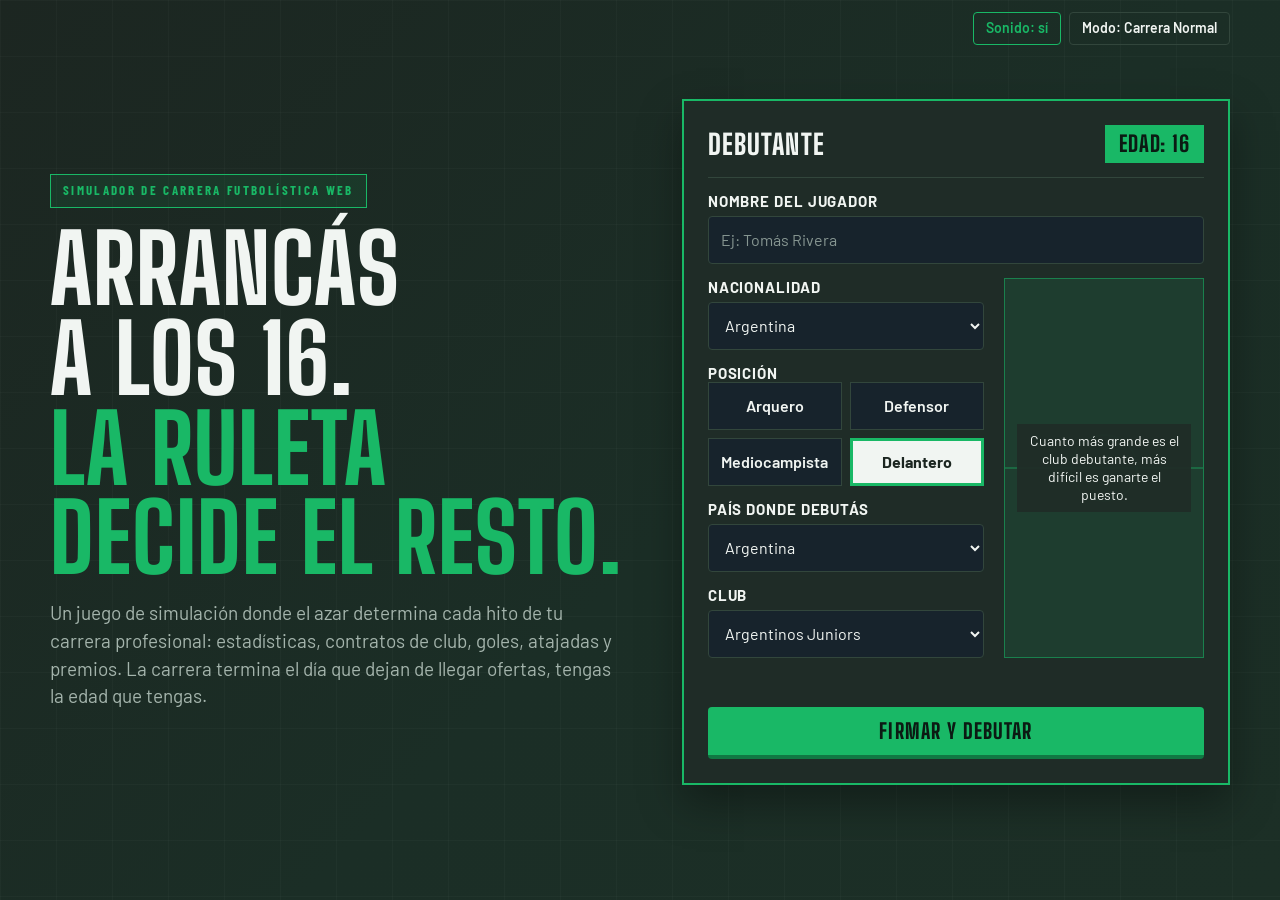
<file: index.html>
<!doctype html>
<html lang="es">
<head>
<meta charset="utf-8">
<meta name="viewport" content="width=device-width, initial-scale=1, viewport-fit=cover">
<title>Ruleta Futbolística</title>
<link rel="stylesheet" href="https://fonts.googleapis.com/css2?family=Barlow+Condensed:wght@600;700&family=Barlow:wght@400;600&family=Big+Shoulders+Display:wght@800&family=Playfair+Display:wght@700;900&family=Source+Serif+4:wght@400;600&display=swap">
<link rel="stylesheet" href="styles.css?v=9">
<link rel="icon" href="./media/icon.png">
</head>
<body>
<div class="wrap">
  <header class="top">
    <h1 class="brand">Ruleta Futbolística</h1>
    <div class="tools">
      <button class="chip" id="t-sound" type="button" aria-pressed="true">Sonido: sí</button>
      <button class="chip" id="t-fast" type="button" aria-pressed="false">Modo: Carrera Normal</button>
      <button class="chip" id="t-new" type="button" hidden>Nueva carrera</button>
    </div>
  </header>

  <div id="news" class="news-bg" role="dialog" aria-modal="true" aria-labelledby="news-h" hidden>
  <article class="paper">
    <header class="paper-head">
      <p class="paper-name" id="news-paper"></p>
      <p class="paper-date"><span id="news-date"></span><span class="paper-tag" id="news-tag" hidden>Edición extra</span></p>
    </header>
    <h2 class="paper-h" id="news-h"></h2>
    <p class="paper-d" id="news-d"></p>
    <p class="paper-b" id="news-b"></p>
    <p class="paper-fx" id="news-fx" hidden></p>
    <button class="btn" id="news-close" type="button">Cerrar</button>
  </article>
</div>

<div id="confirm" class="confirm" role="alertdialog" aria-labelledby="confirm-msg" hidden>
    <p id="confirm-msg"></p>
    <div class="row"><button class="btn small" id="confirm-yes" type="button">Sí, confirmar</button><button class="btn small ghost" id="confirm-no" type="button">Cancelar</button></div>
  </div>

  <section id="s-create">
    <div class="intro">
      <p class="tag-top">Simulador de carrera futbolística web</p>
      <h2 class="hero"><span class="hl">Arrancás a los 16.</span><br><span class="hl accent">La ruleta decide el resto.</span></h2>
      <p class="lede">Un juego de simulación donde el azar determina cada hito de tu carrera profesional: estadísticas, contratos de club, goles, atajadas y premios. La carrera termina el día que dejan de llegar ofertas, tengas la edad que tengas.</p>
    </div>
    <form id="f-create" class="form" novalidate>
      <div class="f-head"><strong>Debutante</strong><span class="f-age">Edad: 16</span></div>
      <label for="in-name">Nombre del jugador<input id="in-name" type="text" maxlength="24" autocomplete="off" placeholder="Ej: Tomás Rivera"></label>
      <label for="in-nat">Nacionalidad<select id="in-nat"></select></label>
      <fieldset><legend>Posición</legend>
        <div class="seg">
          <label class="opt"><input type="radio" name="pos" value="POR"><span>Arquero</span></label>
          <label class="opt"><input type="radio" name="pos" value="DEF"><span>Defensor</span></label>
          <label class="opt"><input type="radio" name="pos" value="MED"><span>Mediocampista</span></label>
          <label class="opt"><input type="radio" name="pos" value="DEL" checked><span>Delantero</span></label>
        </div>
      </fieldset>
      <div class="pair">
        <label for="in-country">País donde debutás<select id="in-country"></select></label>
        <label for="in-club">Club<select id="in-club"></select></label>
      </div>
      <div class="tip"><span>Cuanto más grande es el club debutante, más difícil es ganarte el puesto.</span></div>
      <p class="err" id="err" role="alert"></p>
      <button class="btn" type="submit">Firmar y debutar</button>
    </form>
  </section>

  <section id="s-game" hidden>
    <div class="player">
      <div><h2 id="p-name"></h2><p class="sub" id="p-sub"></p></div>
      <dl class="pl-stats">
        <div><dt>Edad</dt><dd id="p-age"></dd></div>
        <div><dt>Media</dt><dd id="p-ovr" class="big"></dd></div>
      </dl>
    </div>
    <p class="club-line" id="p-club"></p>
    <p class="note" id="p-extra"></p>

    <div class="stage">
      <p class="eyebrow" id="st-eyebrow"></p>
      <h3 id="st-title"></h3>
      <p class="hint" id="st-hint"></p>
      <div class="wheel-wrap" id="wheel-wrap"><div class="pointer"></div><canvas id="wheel" role="img" aria-label="Ruleta"></canvas></div>
      <div id="offers" hidden></div>
      <div class="mini-wrap" id="mini-wrap" hidden>
        <canvas id="mini" role="img" aria-label="Minijuego del partido clave"></canvas>
        <div class="mini-ui" id="mini-ui" hidden><button class="btn small ghost" type="button" data-z="0">Izquierda</button><button class="btn small ghost" type="button" data-z="1">Centro</button><button class="btn small ghost" type="button" data-z="2">Derecha</button></div>
      </div>
      <div class="actions"><button class="btn" id="b-main" type="button"></button><button class="btn ghost" id="b-retry" type="button" hidden>Girar de nuevo</button><button class="btn ghost" id="b-retire" type="button">Retirarme</button></div>
      <p class="result" id="result" aria-live="polite"></p>
      <div class="ntbox" id="nt-box" hidden><p class="eyebrow" id="nt-title"></p><ol class="ntlog" id="nt-log"></ol></div>
      <p class="note" id="rs-note"></p>
    </div>

    <dl class="totals" id="totals"></dl>
    <div id="vit" class="vitwrap" hidden><h3 class="sec">Vitrina</h3><ul class="vit" id="vit-list"></ul></div>
    <div id="aw-wrap" class="vitwrap" hidden><h3 class="sec">Premios individuales</h3><ul class="vit" id="aw-list"></ul></div>
    <h3 class="sec">Historial</h3>
    <div class="tablewrap"><table id="hist"></table></div>
  </section>

  <section id="s-end" hidden>
    <p class="eyebrow">Fin de carrera</p>
    <h2 class="hero" id="e-title"></h2>
    <p class="lede" id="e-reason"></p>
    <p class="verdict" id="e-verdict"></p>
    <dl class="totals" id="e-totals"></dl>
    <div id="e-vitwrap" class="vitwrap" hidden><h3 class="sec">Vitrina</h3><ul class="vit" id="e-vit"></ul></div>
    <div id="e-awwrap" class="vitwrap" hidden><h3 class="sec">Premios individuales</h3><ul class="vit" id="e-aw"></ul></div>
    <div class="tablewrap"><table id="e-hist"></table></div>
    <div class="actions" style="justify-content:flex-start"><button class="btn" id="e-copy" type="button">Copiar resumen</button><button class="btn ghost" id="e-new" type="button">Nueva carrera</button></div>
    <textarea id="e-text" readonly rows="8" hidden aria-label="Resumen de la carrera"></textarea>
  </section>
</div>
<div id="mx" hidden>
  <div class="mxin">
    <div class="hud"><div class="rb l"><span id="x-hA"></span></div><div class="sc" id="x-score">0 - 0</div><div class="rb r"><span id="x-hB"></span></div><div class="mn" id="x-mn"></div></div>
    <div class="fw">
      <canvas id="x-field"></canvas>
      <button id="x-logbtn" type="button" aria-label="Registro del partido">☰</button>
      <ol id="x-log" hidden></ol>
      <div id="x-cTU" class="corner" hidden></div>
      <div id="x-cRV" class="corner" hidden></div>
      <div id="x-banner"></div>
      <div id="x-hint"></div>
      <div id="x-dbar" hidden><span id="x-dTx"></span><div class="trk"><div class="zone mid" id="x-dM"></div><div class="zone" id="x-dG"></div><div class="mk" id="x-dMk"></div></div></div>
      <div id="x-meter" hidden><span id="x-mTxt"></span><div class="trk" style="background:rgba(239,106,85,.35)"><div class="zone" id="x-mZone"></div><div class="mk" id="x-mMk"></div></div></div>
      <div id="x-overlay" hidden><div id="x-wTitle"></div><div class="ptr"></div><canvas id="x-wheel"></canvas><button class="btn" id="x-wGo" type="button">Girar</button></div>
      <div id="x-end" hidden><h2 id="x-endT" style="font:800 40px/1 var(--f-display);text-transform:uppercase"></h2><p id="x-endP" class="note"></p><button class="btn" id="x-again" type="button">Continuar</button></div>
    </div>
    <div class="ctrl"><button class="cb" id="x-bL" type="button" disabled></button><button class="cb c empty" id="x-bC" type="button" disabled aria-label="Técnicas"><svg viewBox="0 0 24 32" aria-hidden="true"><path d="M14 0 L1 18 H9.5 L7.5 32 L23 12 H14.5 Z" fill="currentColor"/></svg></button><button class="cb" id="x-bR" type="button" disabled></button><div id="x-menu" hidden></div></div>
  </div>
</div>
<script src="match.js?v=9"></script>
<script src="game.js?v=9"></script>
</body>
</html>
</file>
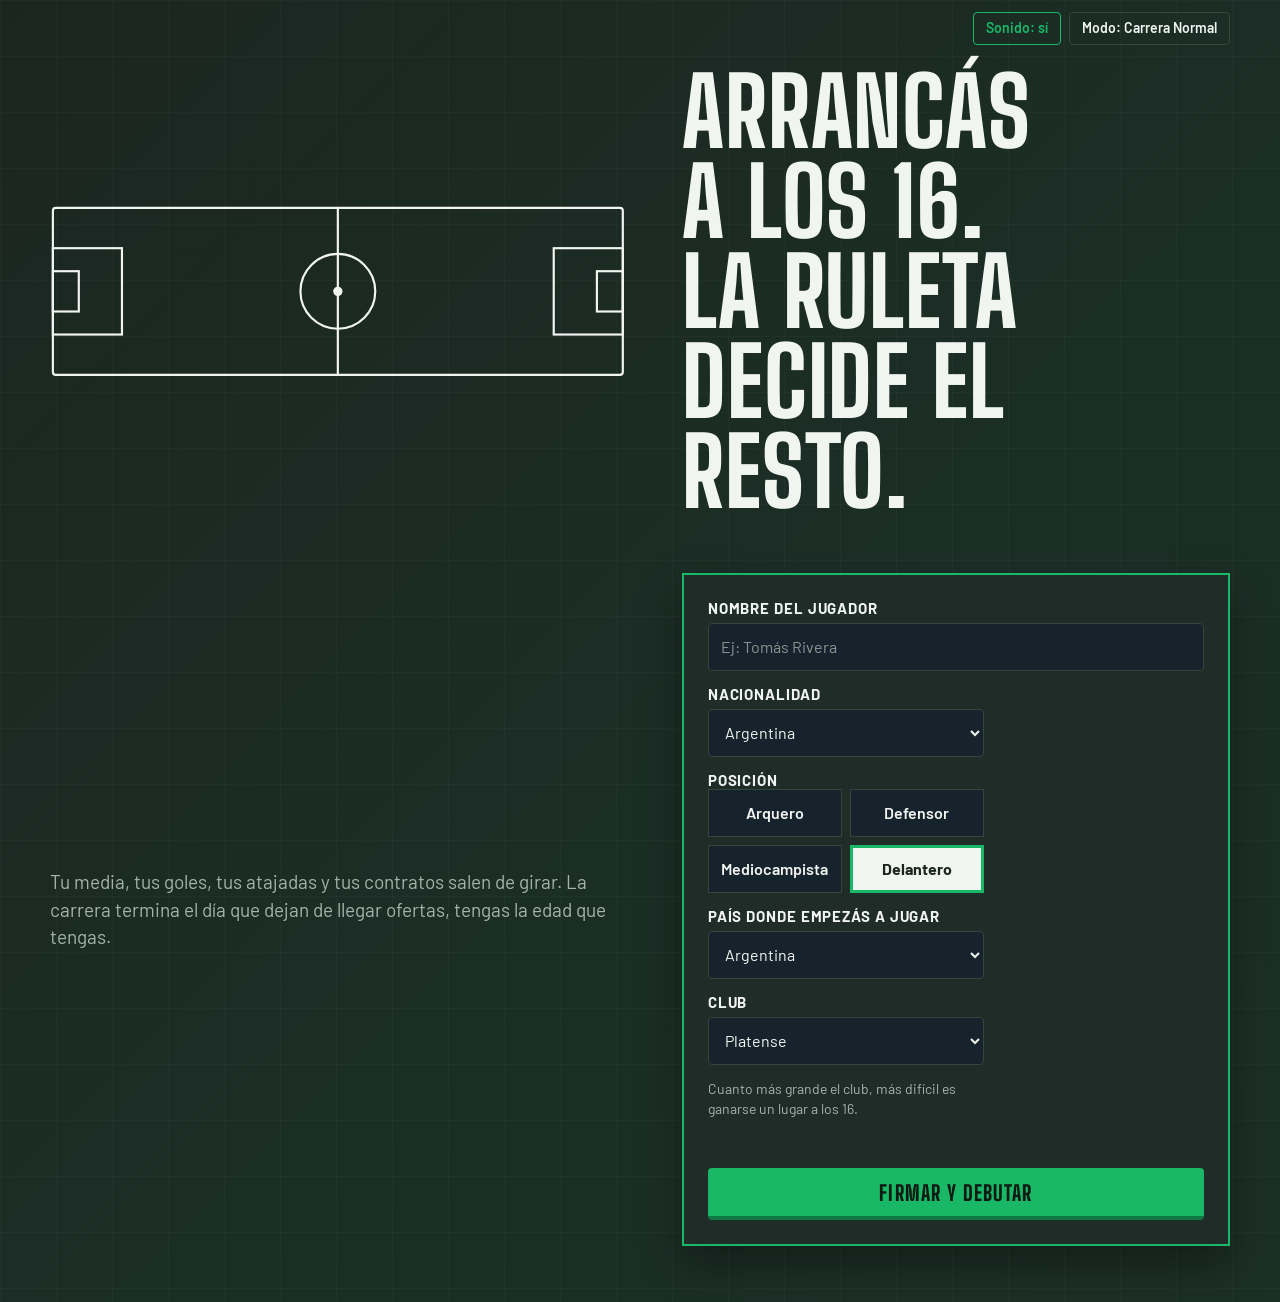
<file: Carrera a la Ruleta.html>
<!doctype html>
<html lang="es">
<head>
<meta charset="utf-8">
<meta name="viewport" content="width=device-width, initial-scale=1, viewport-fit=cover">
<title>Carrera a la Ruleta</title>
<link rel="stylesheet" href="https://fonts.googleapis.com/css2?family=Barlow+Condensed:wght@600;700&family=Barlow:wght@400;600&family=Big+Shoulders+Display:wght@800&family=Playfair+Display:wght@700;900&family=Source+Serif+4:wght@400;600&display=swap">
<link rel="stylesheet" href="styles.css">
</head>
<body>
<div class="wrap">
  <header class="top">
    <h1 class="brand">Ruleta Futbolística</h1>
    <div class="tools">
      <button class="chip" id="t-sound" type="button" aria-pressed="true">Sonido: sí</button>
      <button class="chip" id="t-fast" type="button" aria-pressed="false">Giro: normal</button>
      <button class="chip" id="t-new" type="button" hidden>Nueva carrera</button>
    </div>
  </header>

  <div id="news" class="news-bg" role="dialog" aria-modal="true" aria-labelledby="news-h" hidden>
  <article class="paper">
    <header class="paper-head">
      <p class="paper-name" id="news-paper"></p>
      <p class="paper-date"><span id="news-date"></span><span class="paper-tag" id="news-tag" hidden>Edición extra</span></p>
    </header>
    <h2 class="paper-h" id="news-h"></h2>
    <p class="paper-d" id="news-d"></p>
    <p class="paper-b" id="news-b"></p>
    <p class="paper-fx" id="news-fx" hidden></p>
    <button class="btn" id="news-close" type="button">Cerrar</button>
  </article>
</div>

<div id="confirm" class="confirm" role="alertdialog" aria-labelledby="confirm-msg" hidden>
    <p id="confirm-msg"></p>
    <div class="row"><button class="btn small" id="confirm-yes" type="button">Sí, confirmar</button><button class="btn small ghost" id="confirm-no" type="button">Cancelar</button></div>
  </div>

  <section id="s-create">
    <svg class="pitch" viewBox="0 0 400 120" aria-hidden="true" fill="none" stroke="currentColor" stroke-width="1.5"><rect x="2" y="2" width="396" height="116" rx="2"/><line x1="200" y1="2" x2="200" y2="118"/><circle cx="200" cy="60" r="26"/><circle cx="200" cy="60" r="2.5" fill="currentColor"/><rect x="2" y="30" width="48" height="60"/><rect x="2" y="46" width="18" height="28"/><rect x="350" y="30" width="48" height="60"/><rect x="380" y="46" width="18" height="28"/></svg>
    <h2 class="hero">Arrancás a los 16.<br>La ruleta decide el resto.</h2>
    <p class="lede">Tu media, tus goles, tus atajadas y tus contratos salen de girar. La carrera termina el día que dejan de llegar ofertas, tengas la edad que tengas.</p>
    <form id="f-create" class="form" novalidate>
      <label for="in-name">Nombre del jugador<input id="in-name" type="text" maxlength="24" autocomplete="off" placeholder="Ej: Tomás Rivera"></label>
      <label for="in-nat">Nacionalidad<select id="in-nat"></select></label>
      <fieldset><legend>Posición</legend>
        <div class="seg">
          <label class="opt"><input type="radio" name="pos" value="POR"><span>Arquero</span></label>
          <label class="opt"><input type="radio" name="pos" value="DEF"><span>Defensor</span></label>
          <label class="opt"><input type="radio" name="pos" value="MED"><span>Mediocampista</span></label>
          <label class="opt"><input type="radio" name="pos" value="DEL" checked><span>Delantero</span></label>
        </div>
      </fieldset>
      <label for="in-country">País donde empezás a jugar<select id="in-country"></select></label>
      <label for="in-club">Club<select id="in-club"></select></label>
      <p class="note">Cuanto más grande el club, más difícil es ganarse un lugar a los 16.</p>
      <p class="err" id="err" role="alert"></p>
      <button class="btn" type="submit">Firmar y debutar</button>
    </form>
  </section>

  <section id="s-game" hidden>
    <div class="player">
      <div><h2 id="p-name"></h2><p class="sub" id="p-sub"></p></div>
      <dl class="pl-stats">
        <div><dt>Edad</dt><dd id="p-age"></dd></div>
        <div><dt>Media</dt><dd id="p-ovr" class="big"></dd></div>
      </dl>
    </div>
    <p class="club-line" id="p-club"></p>
    <p class="note" id="p-extra"></p>

    <div class="stage">
      <p class="eyebrow" id="st-eyebrow"></p>
      <h3 id="st-title"></h3>
      <p class="hint" id="st-hint"></p>
      <div class="wheel-wrap" id="wheel-wrap"><div class="pointer"></div><canvas id="wheel" role="img" aria-label="Ruleta"></canvas></div>
      <div id="offers" hidden></div>
      <div class="mini-wrap" id="mini-wrap" hidden>
        <canvas id="mini" role="img" aria-label="Minijuego del partido clave"></canvas>
        <div class="mini-ui" id="mini-ui" hidden><button class="btn small ghost" type="button" data-z="0">Izquierda</button><button class="btn small ghost" type="button" data-z="1">Centro</button><button class="btn small ghost" type="button" data-z="2">Derecha</button></div>
      </div>
      <p class="result" id="result" aria-live="polite"></p>
      <div class="ntbox" id="nt-box" hidden><p class="eyebrow" id="nt-title"></p><ol class="ntlog" id="nt-log"></ol></div>
      <div class="actions"><button class="btn" id="b-main" type="button"></button><button class="btn ghost" id="b-retry" type="button" hidden>Girar de nuevo</button><button class="btn ghost" id="b-retire" type="button">Retirarme</button></div>
      <p class="note" id="rs-note"></p>
    </div>

    <dl class="totals" id="totals"></dl>
    <div id="vit" class="vitwrap" hidden><h3 class="sec">Vitrina</h3><ul class="vit" id="vit-list"></ul></div>
    <h3 class="sec">Historial</h3>
    <div class="tablewrap"><table id="hist"></table></div>
  </section>

  <section id="s-end" hidden>
    <p class="eyebrow">Fin de carrera</p>
    <h2 class="hero" id="e-title"></h2>
    <p class="lede" id="e-reason"></p>
    <p class="verdict" id="e-verdict"></p>
    <dl class="totals" id="e-totals"></dl>
    <div id="e-vitwrap" class="vitwrap" hidden><h3 class="sec">Vitrina</h3><ul class="vit" id="e-vit"></ul></div>
    <div class="tablewrap"><table id="e-hist"></table></div>
    <div class="actions" style="justify-content:flex-start"><button class="btn" id="e-copy" type="button">Copiar resumen</button><button class="btn ghost" id="e-new" type="button">Nueva carrera</button></div>
    <textarea id="e-text" readonly rows="8" hidden aria-label="Resumen de la carrera"></textarea>
  </section>
</div>
<script src="game.js"></script>
</body>
</html>
</file>
<file: styles.css>
/* =====================================================================
   CARRERA A LA RULETA · HOJA DE ESTILOS
   =====================================================================

   ÍNDICE (buscá el número para saltar a cada sección)

    1. COLORES ..................... todos los colores del juego, explicados
    2. TIPOGRAFÍAS ................. qué letra usa cada tipo de texto
    3. BASE ........................ fondo, ancho de la página, foco
    4. CABECERA .................... nombre del juego y botones de arriba
    5. TÍTULOS ..................... todos los títulos, juntos
    6. DESCRIPCIONES Y TEXTOS ...... subtítulos, ayudas, etiquetas, avisos
    7. BOTONES ..................... Girar, Siguiente, Entrenar, etc.
    8. FORMULARIO .................. pantalla de inicio: título y ficha del jugador
    9. JUGADOR EN CARRERA .......... barra con nombre, edad y media
   10. RULETA ...................... tarjeta de la ruleta y su resultado
   11. ELECCIONES Y OFERTAS ........ tarjetas de contratos, eventos, entrenamiento
   12. REGISTRO DE PARTIDOS ........ lista de partidos de copas y selección
   13. MINIJUEGO .................. tiro libre y penal
   14. VITRINA ..................... títulos ganados
   15. TOTALES E HISTORIAL ......... números de la carrera y tabla
   16. FIN DE CARRERA .............. pantalla final
   17. NOTICIAS .................... pop-up con forma de diario

   SI CAMBIÁS UN COLOR Y NO PASA NADA:
   todos los colores viven en la sección 1 (hay un solo tema, no hay modo
   claro ni oscuro). Si no ves el cambio, refrescá la página sin caché.
   ===================================================================== */

/* =====================================================================
   1. COLORES
   El juego tiene un solo tema: verde noche. Cada variable es un color con
   nombre. Las reglas de más abajo las usan con var(--nombre), así que
   cambiando el valor acá cambia en todos lados.
   ===================================================================== */
:root {
  color-scheme: dark;

  /* --- Colores generales de la interfaz --- */

  /* Fondo de toda la página: un degradado de verde muy oscuro. --bg es el
     color base (también el color del texto dentro de la opción elegida en
     el formulario y de las tarjetas de oferta). --bg-2 y --bg-3 son los
     otros dos tonos del degradado. */
  --bg: #1c2621;
  --bg-2: #1b2e26;
  --bg-3: #1c2f26;

  /* Cuadrícula finita que se ve de fondo (la "rejilla" de la cancha).
     Poné 0 de transparencia (rgba(255,255,255,0)) para quitarla. */
  --grid: rgba(255, 255, 255, 0.025);

  /* Fondo de las tarjetas: la tarjeta de la ruleta, la tarjeta del
     formulario, el aviso de confirmación y el centro de la ruleta. */
  --surface: #1f2c27;

  /* Fondo de los campos del formulario (nombre, listas) y de las opciones
     de posición sin elegir. */
  --field: #17232c;

  /* Texto principal. También las líneas gruesas (debajo de la barra del
     jugador, arriba de las tablas), el borde y el centro de la ruleta,
     el fondo de la opción elegida y la sombra de la flecha. */
  --ink: #f1f5f2;

  /* Texto secundario: descripciones, ayudas y encabezados de las tablas. */
  --muted: #a4b4ac;

  /* Bordes finos y líneas separadoras (campos, tarjetas, filas de tabla). */
  --line: #32463c;

  /* Verde principal (#19b866): fondo de los botones, la etiqueta "EDAD",
     la segunda línea del título de inicio, el borde de la tarjeta del
     formulario, resultado grande de la ruleta, números destacados (la
     media), borde del botón activado (Sonido/Giro) y línea de las
     victorias en el registro de partidos. */
  --accent: #19b866;

  /* Color del TEXTO que va encima del verde principal (botones, "EDAD"). */
  --accent-ink: #0b1a13;

  /* Dorado: flecha de la ruleta, contorno cuando navegás con teclado,
     borde de los empates y marca de la porción elegida. */
  --gold: #f0cf3a;

  /* Texto oscuro que va encima del dorado (etiqueta "Renovación"). */
  --on-gold: #14222c;

  /* Rojo: errores del formulario, borde del aviso de confirmación,
     derrotas en el registro y números que bajan en el historial. */
  --red: #ef6a55;

  /* Sombra/borde inferior de los botones (da el efecto de relieve). */
  --btn-edge: rgba(0, 0, 0, 0.35);

  /* --- Diario de noticias (pop-up) --- */

  /* Hoja del diario, su tinta, sus líneas, el rojo de "Edición extra" y el
     velo oscuro que tapa lo de atrás. */
  --paper: #e9dfc6;
  --paper-ink: #1d1710;
  --paper-rule: #7a6c50;
  --paper-red: #a82f1b;
  --news-scrim: rgba(0, 0, 0, 0.75);

  /* --- Colores de la RULETA ---
     La ruleta alterna 4 colores en orden: porción 1, 2, 3, 4, 1, 2...
     Cada color tiene su par de texto para que se lea encima. */
  --slice-1: #1f8a5a;
  --slice-1-text: #ffffff;
  --slice-2: #3b74a8;
  --slice-2-text: #ffffff;
  --slice-3: #c9452a;
  --slice-3-text: #ffffff;
  --slice-4: #f0cf3a;
  --slice-4-text: #0e1a22;

  /* --- Colores del MINIJUEGO (tiro libre y penal) --- */

  /* Césped de la cancha. */
  --pitch: #1f8a5a;

  /* Muñequito de tu jugador (el que patea; o el arquero si jugás de arquero). */
  --kit-me: #f0cf3a;

  /* Muñequitos rivales: la barrera y el que patea el penal en contra. */
  --kit-rival: #10202b;

  /* Arquero rival. */
  --kit-keeper: #d2573b;
}

/* =====================================================================
   2. TIPOGRAFÍAS
   Cada variable es una familia de letra con sus alternativas por si la
   primera no carga.
   ===================================================================== */
:root {
  /* Títulos grandes y botones (letra condensada, siempre en mayúsculas). */
  --f-display: 'Big Shoulders Display', 'Barlow Condensed', Impact, sans-serif;

  /* Texto corrido: descripciones, etiquetas, ayudas. */
  --f-body: 'Barlow', system-ui, -apple-system, 'Segoe UI', sans-serif;

  /* Números y datos: media, edad, tablas, marcadores. */
  --f-num: 'Barlow Condensed', 'Arial Narrow', sans-serif;
}

/* =====================================================================
   3. BASE
   Reglas que afectan a toda la página.
   ===================================================================== */

/* Evita que los elementos con atributo hidden aparezcan igual. */
[hidden] {
  display: none !important;
}

/* Scroll suave en toda la página: cuando sube o baja sola (por ejemplo al
   cambiar de pantalla) se desliza en vez de saltar. */
html {
  scroll-behavior: smooth;
}

/* El ancho de un elemento incluye su borde y su relleno. */
* {
  box-sizing: border-box;
}

img {
  max-width: 100%;
}

/* Página entera: fondo, color de texto, letra y márgenes laterales. */
body {
  margin: 0;
  min-height: 100vh;
  /* Capas del fondo, de arriba hacia abajo: rejilla vertical, rejilla
     horizontal y degradado verde noche (colores --bg, --bg-2 y --bg-3). */
  background-color: var(--bg);
  background-image:
    linear-gradient(90deg, var(--grid) 1px, transparent 1px),
    linear-gradient(var(--grid) 1px, transparent 1px),
    linear-gradient(135deg, var(--bg) 0%, var(--bg-2) 55%, var(--bg-3) 100%);
  background-size:
    56px 56px,
    56px 56px,
    cover;
  color: var(--ink);
  font: 400 16px/1.45 var(--f-body);
  padding-block: 12px 56px;
  padding-left: max(16px, env(safe-area-inset-left, 0px));
  padding-right: max(16px, env(safe-area-inset-right, 0px));
}

/* Columna central: todo el juego vive acá. Ancho máximo y separación vertical. */
.wrap {
  max-width: 720px;
  margin: 0 auto;
  display: flex;
  flex-direction: column;
  gap: 22px;
}

/* Cada pantalla (crear jugador / jugar / fin) es una <section>. */
.wrap > section {
  display: flex;
  flex-direction: column;
  gap: 18px;
  min-width: 0;
}

/* Quita los márgenes que el navegador pone por defecto. */
h1,
h2,
h3,
h4,
p,
dl,
dd {
  margin: 0;
}

button,
input,
select,
textarea {
  font: inherit;
  color: inherit;
}

/* Contorno dorado al navegar con teclado. */
:focus-visible {
  outline: 3px solid var(--gold);
  outline-offset: 2px;
}

/* =====================================================================
   4. CABECERA
   Franja de arriba: nombre del juego a la izquierda y los botones chicos
   (Sonido, Giro, Nueva carrera) a la derecha.
   ===================================================================== */

/* Contenedor de la cabecera. */
.top {
  display: flex;
  justify-content: space-between;
  align-items: center;
  gap: 10px;
  flex-wrap: wrap;
}

/* Nombre del juego ("Carrera a la Ruleta"). */
.brand {
  font: 800 22px/1 var(--f-display);
  text-transform: uppercase;
  letter-spacing: 0.03em;
}

/* Grupo de botones chicos. */
.tools {
  display: flex;
  gap: 8px;
  flex-wrap: wrap;
}

/* Botón chico de la cabecera (Sonido, Giro, Nueva carrera). */
.chip {
  padding: 7px 12px;
  border: 1.5px solid var(--line);
  background: transparent;
  cursor: pointer;
  font: 600 14px/1.2 var(--f-body);
  border-radius: 4px;
}

/* Botón chico cuando está activado (Sonido: sí). */
.chip[aria-pressed='true'] {
  border-color: var(--accent);
  color: var(--accent);
}

/* Aviso de confirmación ("¿Retirarte ahora?"). Aparece debajo de la cabecera. */
.confirm {
  border: 2px solid var(--red);
  background: var(--surface);
  padding: 12px 14px;
  display: grid;
  gap: 10px;
}

/* Fila con los dos botones del aviso (Sí / Cancelar). */
.row {
  display: flex;
  gap: 10px;
  flex-wrap: wrap;
}

/* =====================================================================
   5. TÍTULOS
   Todos los títulos del juego en un solo lugar, del más grande al más chico.
   ===================================================================== */

/* Título grande de la pantalla de inicio ("Arrancás a los 16..."). */
.hero {
  font: 800 clamp(34px, 9.5vw, 58px) / 0.95 var(--f-display);
  text-transform: uppercase;
  letter-spacing: 0.01em;
  text-wrap: balance;
}

/* Segunda línea del título de inicio ("La ruleta decide el resto"), en verde. */
.hero .accent {
  color: var(--accent);
}

/* Título del paso actual, dentro de la tarjeta de la ruleta
   ("Ruleta de minutos", "Partido con la selección"). */
.stage h3 {
  font: 800 clamp(26px, 7.5vw, 34px) / 1 var(--f-display);
  text-transform: uppercase;
  text-wrap: balance;
}

/* Nombre del jugador en la barra de arriba. */
.player h2 {
  font: 800 clamp(28px, 8vw, 40px) / 1 var(--f-display);
  text-transform: uppercase;
  overflow-wrap: anywhere;
}

/* Veredicto de la pantalla final ("Leyenda del fútbol"). */
.verdict {
  font: 800 clamp(24px, 7vw, 32px) / 1.05 var(--f-display);
  text-transform: uppercase;
  color: var(--accent);
  text-wrap: balance;
}

/* Nombre del club en cada tarjeta de oferta o elección. */
.offer h4 {
  font: 800 24px/1.05 var(--f-display);
  text-transform: uppercase;
}

/* Títulos de sección chicos ("Vitrina", "Historial"). */
.sec {
  font: 800 22px/1 var(--f-display);
  text-transform: uppercase;
  letter-spacing: 0.03em;
}

/* =====================================================================
   6. DESCRIPCIONES Y TEXTOS
   Textos secundarios, ayudas, etiquetas y avisos.
   ===================================================================== */

/* Etiqueta chica de arriba ("Temporada 3 · 2028/29", "Fin de carrera"). */
.eyebrow {
  font: 700 13px/1 var(--f-num);
  letter-spacing: 0.14em;
  text-transform: uppercase;
  color: var(--muted);
}

/* Descripción debajo del título de inicio. */
.lede {
  color: var(--muted);
  max-width: 56ch;
}

/* Descripción debajo del título de la ruleta ("Tu media de 70 frente a..."). */
.hint {
  color: var(--muted);
  max-width: 44ch;
}

/* Nota chica ("Segunda oportunidad: 1 disponible", ayuda del formulario). */
.note {
  font-size: 14px;
  color: var(--muted);
}

/* Mensaje de error del formulario ("Ponele un nombre a tu jugador"). */
.err {
  color: var(--red);
  min-height: 1.3em;
  font-weight: 600;
}

/* Etiquetas del formulario ("Nombre del jugador", "Posición"). */
label,
legend {
  font: 600 13px/1.2 var(--f-body);
  letter-spacing: 0.06em;
  text-transform: uppercase;
  color: var(--muted);
}

/* Subtítulo del jugador ("Argentina · Delantero · Potencial: Crack"). */
.player .sub {
  color: var(--muted);
  font-size: 15px;
}

/* Línea del club ("River Plate · Argentina · contrato 2 años..."). */
.club-line {
  font: 600 16px/1.35 var(--f-body);
}

/* La parte secundaria de esa línea (país, contrato). */
.club-line span {
  color: var(--muted);
  font-weight: 400;
}

/* Línea de confianza del DT, resistencia y habilidades (tiene saltos de línea). */
#p-extra {
  white-space: pre-line;
}

/* Descripción dentro de las tarjetas de oferta/elección. */
.offer p {
  color: var(--muted);
  font-size: 15px;
}

/* Nombre de cada dato ("Edad", "Media", "Contrato", "Sueldo"). */
dt {
  font: 600 12px/1.2 var(--f-body);
  letter-spacing: 0.08em;
  text-transform: uppercase;
  color: var(--muted);
}

/* Valor de cada dato (el número). */
dd {
  font: 700 26px/1.1 var(--f-num);
  font-variant-numeric: tabular-nums;
}

/* =====================================================================
   7. BOTONES
   El botón grande verde, y sus variantes.
   ===================================================================== */

/* Botón principal (Girar la ruleta, Siguiente, Firmar y debutar). */
.btn {
  min-height: 52px;
  padding: 12px 26px;
  border: 0;
  border-bottom: 4px solid var(--btn-edge);
  border-radius: 4px;
  background: var(--accent);
  color: var(--accent-ink);
  cursor: pointer;
  font: 800 21px/1 var(--f-display);
  letter-spacing: 0.05em;
  text-transform: uppercase;
}

/* Efecto de "hundido" al apretarlo. */
.btn:active {
  transform: translateY(2px);
  border-bottom-width: 2px;
}

/* Botón desactivado (mientras gira la ruleta). */
.btn:disabled {
  opacity: 0.5;
  cursor: default;
}

/* Variante sin relleno (Girar de nuevo, Retirarme, Cancelar). */
.btn.ghost {
  background: transparent;
  color: var(--ink);
  border: 1.5px solid var(--line);
  border-bottom-width: 1.5px;
}

/* Variante más chica (Firmar, Entrenar, Elegir, Izquierda/Centro/Derecha). */
.btn.small {
  min-height: 44px;
  padding: 9px 18px;
  font-size: 18px;
}

/* Fila de botones debajo de la ruleta. */
.actions {
  display: flex;
  gap: 10px;
  flex-wrap: wrap;
  justify-content: center;
  width: 100%;
}

/* =====================================================================
   8. FORMULARIO
   Pantalla de crear jugador.
   ===================================================================== */

/* ---------- Pantalla de inicio: la página es una fila con el título a la
   izquierda y la tarjeta de la ficha a la derecha (en celular van una
   debajo de la otra). ---------- */

/* En la pantalla de inicio el nombre del juego de la cabecera se oculta
   (el título grande ya lo dice) y la página se ensancha en computadora. */
.wrap:has(#s-create:not([hidden])) .brand {
  display: none;
}

.wrap:has(#s-create:not([hidden])) .tools {
  margin-left: auto;
}

/* Bloque del título: etiqueta, título grande y descripción. */
.intro {
  display: grid;
  gap: 16px;
  align-content: center;
  justify-items: start;
}

/* Etiqueta verde con borde arriba del título ("Simulador de carrera..."). */
.tag-top {
  border: 1.5px solid var(--accent);
  color: var(--accent);
  background: color-mix(in srgb, var(--accent) 10%, transparent);
  padding: 8px 12px;
  font: 700 13px/1.2 var(--f-num);
  letter-spacing: 0.18em;
  text-transform: uppercase;
}

/* ---------- Tarjeta de la ficha del jugador (el formulario) ---------- */

/* La tarjeta: fondo, borde verde y sombra. */
.form {
  display: grid;
  gap: 14px;
  padding: 20px;
  background: var(--surface);
  border: 2px solid var(--accent);
  box-shadow: 0 18px 40px rgba(0, 0, 0, 0.35);
}

/* Fila de arriba de la tarjeta: "DEBUTANTE" a la izquierda y la edad a la derecha. */
.f-head {
  display: flex;
  justify-content: space-between;
  align-items: center;
  gap: 12px;
  padding-bottom: 14px;
  border-bottom: 1px solid var(--line);
}

.f-head strong {
  font: 800 28px/1 var(--f-display);
  letter-spacing: 0.04em;
  text-transform: uppercase;
}

/* Etiqueta verde con la edad ("EDAD: 16"). */
.f-age {
  background: var(--accent);
  color: var(--accent-ink);
  padding: 8px 14px;
  font: 800 22px/1 var(--f-display);
  letter-spacing: 0.04em;
  text-transform: uppercase;
  white-space: nowrap;
}

/* Cada campo: etiqueta arriba y campo abajo. */
.form label,
.form legend {
  display: grid;
  gap: 6px;
  font: 700 15px/1.2 var(--f-body);
  color: var(--ink);
  padding: 0;
}

/* Campo de texto y listas desplegables (nombre, nacionalidad, país, club).
   Letra de 16 px para que el celular no haga zoom al tocarlos. */
input[type='text'],
select {
  padding: 12px;
  min-height: 48px;
  width: 100%;
  border: 1.5px solid var(--line);
  background: var(--field);
  border-radius: 4px;
  font: 400 16px/1.2 var(--f-body);
}

input[type='text']::placeholder {
  color: var(--muted);
  opacity: 0.8;
}

/* Grupo de la posición (se quita el borde que trae el navegador). */
fieldset {
  border: 0;
  padding: 0;
  margin: 0;
  display: grid;
  gap: 8px;
  min-width: 0;
}

/* Cuadrícula con las 4 posiciones: siempre 2 por fila. */
.seg {
  display: grid;
  grid-template-columns: 1fr 1fr;
  gap: 8px;
}

/* Cada opción de posición (el círculo real está oculto, se ve el recuadro). */
.form .opt {
  position: relative;
  display: block;
}

.opt input {
  position: absolute;
  opacity: 0;
  inset: 0;
  width: 100%;
  height: 100%;
  margin: 0;
  cursor: pointer;
}

/* Recuadro visible de la opción (sin elegir). */
.opt span {
  display: flex;
  align-items: center;
  justify-content: center;
  min-height: 48px;
  padding: 10px;
  border: 1.5px solid var(--line);
  background: var(--field);
  font: 600 16px/1.1 var(--f-body);
  letter-spacing: 0;
  text-transform: none;
  color: var(--ink);
}

/* Recuadro de la opción elegida: fondo claro con un borde verde. */
.opt input:checked + span {
  background: var(--ink);
  color: var(--bg);
  border-color: var(--accent);
  box-shadow: inset 0 0 0 2px var(--accent);
  font-weight: 700;
}

/* Contorno al navegar con teclado. */
.opt input:focus-visible + span {
  outline: 3px solid var(--gold);
  outline-offset: 2px;
}

/* Recuadro con forma de cancha que explica los clubes grandes. El texto va
   sobre un fondo propio para que las líneas no lo tapen. */
.tip {
  position: relative;
  display: grid;
  place-items: center;
  min-height: 84px;
  padding: 12px;
  border: 1.5px solid color-mix(in srgb, var(--accent) 55%, transparent);
  background:
    linear-gradient(var(--tip-line), var(--tip-line)) center / 2px 100% no-repeat,
    color-mix(in srgb, var(--accent) 12%, var(--surface));
  --tip-line: color-mix(in srgb, var(--accent) 35%, transparent);
}

/* Círculo central de la cancha. */
.tip::before {
  content: '';
  position: absolute;
  top: 50%;
  left: 50%;
  width: 64px;
  height: 64px;
  transform: translate(-50%, -50%);
  border: 2px solid var(--tip-line);
  border-radius: 50%;
}

.tip span {
  position: relative;
  z-index: 1;
  padding: 8px 10px;
  background: color-mix(in srgb, var(--surface) 94%, transparent);
  font: 400 14px/1.3 var(--f-body);
  color: var(--ink);
  text-align: center;
}

/* País y club: apilados (en celular van lado a lado para ahorrar alto). */
.pair {
  display: grid;
  gap: 14px;
}

/* Mensaje de error y botón ocupan todo el ancho de la tarjeta. */
.form .btn {
  width: 100%;
}

/* ---------- Celular: título compacto ---------- */
@media (max-width: 899px) {
  .intro {
    gap: 12px;
  }

  /* Cada línea del título va entera (no se corta). El tamaño exacto lo calcula
     game.js (función fitHero) para que la línea más larga ocupe justo el ancho
     de la etiqueta verde. Este tamaño es solo el de reserva. */
  #s-create .hero {
    font-size: 8vw;
  }

  #s-create .hero .hl {
    white-space: nowrap;
  }

  /* La etiqueta verde ocupa todo el ancho, centrada: marca el largo del título. */
  .tag-top {
    justify-self: stretch;
    text-align: center;
    letter-spacing: 0.1em;
    font-size: 12px;
    padding: 8px 6px;
  }

  /* ---- Compacto: que la ficha entera entre en la primera pantalla ---- */
  .wrap:has(#s-create:not([hidden])) {
    gap: 10px;
  }

  #s-create {
    gap: 12px;
  }

  .form {
    gap: 10px;
    padding: 14px;
  }

  .f-head {
    padding-bottom: 10px;
  }

  .f-head strong {
    font-size: 22px;
  }

  .f-age {
    font-size: 18px;
    padding: 6px 12px;
  }

  .form label,
  .form legend {
    font-size: 13px;
    gap: 4px;
  }

  input[type='text'],
  select {
    min-height: 44px;
    padding: 9px 12px;
  }

  .seg {
    gap: 6px;
  }

  .opt span {
    min-height: 44px;
    padding: 8px;
  }

  /* País y club lado a lado. */
  .pair {
    grid-template-columns: 1fr 1fr;
    gap: 8px;
  }

  /* El aviso de clubes grandes: texto gris simple, sin recuadro. */
  .tip {
    display: block;
    min-height: 0;
    padding: 0;
    border: 0;
    background: none;
    text-align: center;
  }

  .tip::before {
    display: none;
  }

  .tip span {
    padding: 0;
    background: none;
    color: var(--muted);
    font-size: 13px;
  }

  /* Sin hueco reservado para el error: solo aparece si hay un error. */
  .form > .err:empty {
    display: none;
  }

  /* La descripción larga no se muestra en celular (solo en computadora). */
  .intro .lede {
    display: none;
  }
}

/* ---------- Computadora: título a la izquierda, tarjeta a la derecha ---------- */
@media (min-width: 900px) {
  .wrap:has(#s-create:not([hidden])) {
    max-width: 1180px;
  }

  #s-create {
    display: grid;
    grid-template-columns: minmax(0, 1.05fr) minmax(0, 1fr);
    align-items: center;
    gap: 56px;
    min-height: calc(100vh - 150px);
  }

  #s-create .hero {
    font-size: clamp(64px, 7.4vw, 104px);
  }

  .lede {
    font-size: 19px;
    max-width: 34em;
  }

  /* La tarjeta pasa a dos columnas: campos a la izquierda y el recuadro
     con forma de cancha a la derecha, a la altura de nacionalidad a club. */
  .form {
    grid-template-columns: minmax(0, 1fr) 200px;
    column-gap: 20px;
    padding: 24px;
  }

  .form > * {
    grid-column: 1;
  }

  .form > .f-head,
  .form > .btn,
  .form > .err,
  .form > label[for='in-name'] {
    grid-column: 1 / -1;
  }

  .form > .tip {
    grid-column: 2;
    grid-row: 3 / span 3;
    /* En computadora la cancha es vertical: línea de mitad horizontal. */
    background:
      linear-gradient(var(--tip-line), var(--tip-line)) center / 100% 2px no-repeat,
      color-mix(in srgb, var(--accent) 12%, var(--surface));
  }
}

/* =====================================================================
   9. JUGADOR EN CARRERA
   Barra de arriba con nombre, edad y media.
   ===================================================================== */

/* Barra completa: nombre a la izquierda, números a la derecha. */
.player {
  display: grid;
  grid-template-columns: minmax(0, 1fr) auto;
  gap: 6px 16px;
  align-items: end;
  padding-bottom: 12px;
  border-bottom: 2px solid var(--ink);
}

/* Grupo de números (Edad y Media). */
.pl-stats {
  display: flex;
  gap: 18px;
}

/* Número grande de la media. */
.pl-stats .big {
  font-size: 54px;
  line-height: 0.9;
  color: var(--accent);
}

/* =====================================================================
   10. RULETA
   La tarjeta central: título, ruleta, resultado y botones.
   ===================================================================== */

/* Tarjeta que contiene todo el paso actual. */
.stage {
  background: var(--surface);
  border: 1.5px solid var(--line);
  padding: 20px 16px;
  display: flex;
  flex-direction: column;
  align-items: center;
  gap: 12px;
  text-align: center;
  min-width: 0;
}

/* Caja cuadrada donde se dibuja la ruleta (define su tamaño máximo). */
.wheel-wrap {
  position: relative;
  width: min(100%, 360px);
  aspect-ratio: 1;
  margin: 8px 0 4px;
}

/* El dibujo de la ruleta (los colores de las porciones están en la sección 1). */
#wheel {
  width: 100%;
  height: 100%;
  display: block;
}

/* Flecha dorada de arriba que marca el resultado. */
.pointer {
  position: absolute;
  top: -8px;
  left: 50%;
  transform: translateX(-50%);
  z-index: 2;
  width: 0;
  height: 0;
  border-left: 13px solid transparent;
  border-right: 13px solid transparent;
  border-top: 28px solid var(--gold);
  filter: drop-shadow(0 2px 0 var(--ink));
}

/* Resultado grande debajo de la ruleta ("Titular: 32 partidos"). */
.result {
  font: 800 clamp(26px, 8vw, 34px) / 1.05 var(--f-display);
  text-transform: uppercase;
  min-height: 1.1em;
  color: var(--accent);
  text-wrap: balance;
}

/* Resultado cuando el texto es largo (partidos, eventos): letra más chica. */
.result.long {
  font: 600 18px/1.35 var(--f-body);
  text-transform: none;
  letter-spacing: 0;
  max-width: 40ch;
}

/* =====================================================================
   11. ELECCIONES Y OFERTAS
   Tarjetas donde elegís algo: ofertas de contrato, eventos, entrenamiento.
   ===================================================================== */

/* Lista de tarjetas. */
#offers {
  display: grid;
  gap: 10px;
  width: 100%;
}

/* Cada tarjeta: el texto arriba y el botón siempre pegado al fondo, así los
   botones quedan alineados aunque las descripciones midan distinto. */
.offer {
  grid-template-rows: 1fr auto;
}

/* Con 6 opciones o más (los entrenamientos) van de a dos por renglón.
   Con 5 o menos (eventos, contratos) quedan una debajo de otra. */
#offers:has(> .offer:nth-child(6)) {
  grid-template-columns: repeat(2, minmax(0, 1fr));
}

/* Tarjetas de dos columnas: un poco más compactas para que entren bien. */
#offers:has(> .offer:nth-child(6)) .offer {
  padding: 12px;
}

#offers:has(> .offer:nth-child(6)) .offer h4 {
  font-size: 22px;
}

/* Cada tarjeta. */
.offer {
  display: grid;
  gap: 10px;
  text-align: left;
  border: 1.5px solid var(--line);
  background: var(--bg);
  padding: 14px;
}

/* Pista de la próxima técnica en las tarjetas de entrenamiento ("Nivel 3: elegís ..."). */
.offer .nxt {
  margin-top: 6px;
  font-size: 13px;
  color: var(--gold);
}

/* Datos de la oferta (Contrato, Sueldo, Rol esperado). */
.offer dl {
  display: flex;
  gap: 18px;
  flex-wrap: wrap;
}

.offer dd {
  font-size: 22px;
}

/* Etiqueta dorada ("Renovación") y número de nivel en entrenamiento. */
.tag {
  margin-left: 8px;
  padding: 2px 6px;
  background: var(--gold);
  color: var(--on-gold);
  font: 700 11px/1.4 var(--f-num);
  letter-spacing: 0.1em;
  text-transform: uppercase;
  vertical-align: middle;
}

/* =====================================================================
   12. REGISTRO DE PARTIDOS
   Lista de partidos jugados en copas y selección, debajo de la ruleta.
   ===================================================================== */

/* Contenedor (título + lista). */
.ntbox {
  width: 100%;
  display: grid;
  gap: 8px;
  text-align: left;
}

/* Lista de partidos. */
.ntlog {
  list-style: none;
  margin: 0;
  padding: 0;
  display: grid;
  border-top: 2px solid var(--ink);
}

/* Cada partido: etapa, rival y marcador. */
.ntlog li {
  display: grid;
  grid-template-columns: minmax(0, 1.2fr) minmax(0, 1fr) auto;
  gap: 2px 10px;
  align-items: baseline;
  padding: 8px 0 8px 10px;
  border-bottom: 1px solid var(--line);
  border-left: 5px solid var(--line);
  font: 600 16px/1.25 var(--f-num);
}

/* Franja de color a la izquierda según el resultado:
   V = victoria (verde), D = derrota (rojo), E = empate (dorado). */
.ntlog li.V {
  border-left-color: var(--accent);
}

.ntlog li.D {
  border-left-color: var(--red);
}

.ntlog li.E {
  border-left-color: var(--gold);
}

/* Etapa del partido ("Cuartos de final"). */
.ntlog span {
  color: var(--muted);
  font: 400 13px/1.25 var(--f-body);
}

/* Marcador ("2-1"). */
.ntlog em {
  font-style: normal;
  font-variant-numeric: tabular-nums;
  text-align: right;
}

/* Tu aporte en el partido ("1 gol", "valla invicta"). */
.ntlog small {
  grid-column: 1 / -1;
  color: var(--muted);
  font: 400 13px/1.25 var(--f-body);
}

/* En pantallas angostas la etapa pasa a su propia línea. */
@media (max-width: 420px) {
  .ntlog li {
    grid-template-columns: 1fr auto;
  }

  .ntlog span {
    grid-column: 1 / -1;
  }
}

/* =====================================================================
   13. MINIJUEGO
   Tiro libre, penal y partido clave. Los colores de la cancha y los
   muñequitos están en la sección 1 (--pitch y --kit-*).
   ===================================================================== */

/* Contenedor del minijuego. */
.mini-wrap {
  display: grid;
  gap: 10px;
  width: min(100%, 380px);
  justify-items: center;
}

/* Cancha (se dibuja por código; acá solo el marco y el tamaño). */
#mini {
  width: 100%;
  aspect-ratio: 1 / 1.15;
  display: block;
  border: 1.5px solid var(--line);
  touch-action: none;
  cursor: crosshair;
}

/* Botones del arquero (Izquierda / Centro / Derecha). */
.mini-ui {
  display: flex;
  gap: 8px;
  justify-content: center;
  flex-wrap: wrap;
  width: 100%;
}

/* =====================================================================
   14. VITRINA
   Lista de títulos ganados.
   ===================================================================== */

.vitwrap {
  display: grid;
  gap: 10px;
  min-width: 0;
}

.vit {
  list-style: none;
  padding: 0;
  margin: 0;
  display: grid;
  gap: 0;
}

/* Cada título: nombre, cantidad y años. */
.vit li {
  display: flex;
  flex-wrap: wrap;
  gap: 2px 10px;
  align-items: baseline;
  border-top: 1px solid var(--line);
  padding: 9px 0;
  font: 700 20px/1.2 var(--f-num);
}

/* Cantidad de veces ("×3"). */
.vit .x {
  color: var(--accent);
}

/* Años en que se ganó. */
.vit span {
  color: var(--muted);
  font: 400 14px/1.3 var(--f-body);
}

/* =====================================================================
   15. TOTALES E HISTORIAL
   ===================================================================== */

/* Cuadrícula de totales (Partidos, Goles, Títulos, Ganancias). */
.totals {
  display: grid;
  grid-template-columns: repeat(auto-fit, minmax(104px, 1fr));
  gap: 12px 14px;
}

/* Contenedor de la tabla (permite deslizarla de costado en el celular). */
.tablewrap {
  overflow-x: auto;
  border-top: 2px solid var(--ink);
}

table {
  border-collapse: collapse;
  width: 100%;
  min-width: 560px;
  font: 600 16px/1.3 var(--f-num);
  font-variant-numeric: tabular-nums;
}

/* Encabezado de columnas. */
th {
  font: 600 12px/1.2 var(--f-body);
  letter-spacing: 0.08em;
  text-transform: uppercase;
  color: var(--muted);
  text-align: left;
  padding: 10px 10px 8px 0;
}

/* Celdas. */
td {
  padding: 9px 10px 9px 0;
  border-top: 1px solid var(--line);
}

/* Columnas numéricas alineadas a la derecha. */
td.n,
th.n {
  text-align: right;
}

/* Media que sube / baja en el historial. */
.up {
  color: var(--accent);
}

.down {
  color: var(--red);
}

/* =====================================================================
   16. FIN DE CARRERA
   ===================================================================== */

/* Cuadro de texto con el resumen para copiar. */
#e-text {
  width: 100%;
  padding: 10px;
  border: 1.5px solid var(--line);
  background: var(--surface);
  font: 14px/1.4 var(--f-body);
  border-radius: 4px;
}

/* =====================================================================
   17. NOTICIAS (pop-up con forma de diario)
   Colores: --paper (hoja), --paper-ink (letra), --paper-rule (líneas), --paper-red (etiqueta extra),
   --news-scrim (velo oscuro de fondo). Están en la sección 1.
   ===================================================================== */

/* Velo que cubre toda la pantalla y centra la hoja. */
.news-bg {
  position: fixed;
  inset: 0;
  z-index: 50;
  background: var(--news-scrim);
  display: grid;
  place-items: center;
  padding: 16px;
  overflow-y: auto;
}

/* La hoja del diario. Entra con un pequeño giro, como si la tiraran sobre la mesa. */
.paper {
  width: min(520px, 100%);
  background: var(--paper);
  color: var(--paper-ink);
  border: 1px solid var(--paper-rule);
  box-shadow: 0 10px 30px rgba(0, 0, 0, 0.45);
  padding: 18px 20px 20px;
  display: grid;
  gap: 12px;
  font-family: 'Source Serif 4', Georgia, 'Times New Roman', serif;
  animation: paper-in 0.35s ease-out;
}

@keyframes paper-in {
  from {
    opacity: 0;
    transform: rotate(-3deg) scale(0.92) translateY(14px);
  }
  to {
    opacity: 1;
    transform: none;
  }
}

/* Cabecera: nombre del diario y fecha, con doble línea abajo. */
.paper-head {
  text-align: center;
  border-bottom: 3px double var(--paper-rule);
  padding-bottom: 8px;
}

/* Nombre del diario. */
.paper-name {
  font:
    900 clamp(24px, 7vw, 32px) / 1 'Playfair Display',
    Georgia,
    serif;
  letter-spacing: 0.02em;
}

/* Línea con la edición y la etiqueta "Edición extra". */
.paper-date {
  margin-top: 6px;
  font:
    600 12px/1.2 'Source Serif 4',
    Georgia,
    serif;
  letter-spacing: 0.12em;
  text-transform: uppercase;
  display: flex;
  justify-content: center;
  gap: 10px;
  flex-wrap: wrap;
}

/* Etiqueta roja de noticia extra (clásico, selección). */
.paper-tag {
  color: var(--paper-red);
  font-weight: 600;
}

/* Titular grande. */
.paper-h {
  font:
    900 clamp(24px, 6.5vw, 32px) / 1.08 'Playfair Display',
    Georgia,
    serif;
}

/* Bajada: la frase corta debajo del titular. */
.paper-d {
  font-style: italic;
  font-size: 16px;
  border-bottom: 1px solid var(--paper-rule);
  padding-bottom: 10px;
}

/* Cuerpo de la nota. */
.paper-b {
  font-size: 16px;
  line-height: 1.5;
  text-align: justify;
  hyphens: auto;
}

/* Efecto en el juego (ojeadores, confianza del DT). */
.paper-fx {
  font: 600 14px/1.3 var(--f-body);
  color: var(--paper-ink);
  background: color-mix(in srgb, var(--paper-rule) 22%, transparent);
  border-left: 4px solid var(--accent);
  padding: 8px 10px;
}

.paper .btn {
  justify-self: end;
}

/* =====================================================================
   18. PARTIDO INTERACTIVO
   Pantalla completa que se abre en los partidos importantes (match.js).
   Colores: tu equipo azul (#2c5b97), rival bordó (#8c2b3f) y tu jugador
   dorado; son iguales para todos los equipos y se dibujan en match.js.
   ===================================================================== */
#mx {
  --blue: #2c5b97;
  --maroon: #8c2b3f;
  position: fixed;
  inset: 0;
  z-index: 60;
  background: var(--bg);
  color: var(--ink);
}

#mx .mxin {
  position: absolute;
  inset: 0;
  margin: 0 auto;
  max-width: 520px;
  display: flex;
  flex-direction: column;
  gap: 8px;
  padding: 8px 10px calc(10px + env(safe-area-inset-bottom));
}
/* ---------- pantalla del partido: ocupa todo el alto, sin scroll ---------- */
#mx .hud{
  display:grid;
  grid-template-columns:1fr auto 1fr;
  grid-template-rows:auto auto;
  align-items:center;
  column-gap:2px;
  background:var(--surface);
  border:1.5px solid var(--line);
  padding:6px 6px 4px;
  flex:none;
}
#mx .rb{
  height:42px;
  display:flex;
  align-items:center;
  justify-content:center;
  color:#fff;
  font:700 19px 'Barlow',sans-serif;
  padding:0 14px;
  overflow:hidden;
  white-space:nowrap;
  min-width:0;
}
#mx .rb span{
  display:block;
  max-width:100%;
}
#mx .rb.l{
  background:var(--blue);
  clip-path:polygon(0 0,100% 0,90% 100%,0 100%);
  border-bottom:2px solid #d9b83a;
}
#mx .rb.r{
  background:var(--maroon);
  clip-path:polygon(10% 0,100% 0,100% 100%,0 100%);
  border-bottom:2px solid #d9b83a;
}
#mx .sc{
  font:800 44px/1 'Big Shoulders Display',Impact,sans-serif;
  text-align:center;
  padding:0 10px;
  white-space:nowrap;
}
#mx .mn{
  grid-column:1/-1;
  text-align:center;
  font:700 13px 'Barlow';
  letter-spacing:.16em;
  text-transform:uppercase;
  color:var(--gold);
  padding-top:3px;
}
#mx .mn.blink{
  animation:mxbl .28s steps(1) infinite;
  font-size:15px;
}
@keyframes mxbl {
  50% {
    opacity: 0.15;
  }
}
#mx .fw{
  position:relative;
  flex:1;
  min-height:0;
  border:2px solid var(--line);
  overflow:hidden;
  background:#1f8a5a;
}
#mx #x-field{
  position:absolute;
  inset:0;
  width:100%;
  height:100%;
  display:block;
  touch-action:none;
}
#mx #x-banner{
  position:absolute;
  left:8px;
  right:8px;
  top:8px;
  text-align:center;
  font:800 20px/1.1 'Big Shoulders Display',Impact,sans-serif;
  text-transform:uppercase;
  background:rgba(20,34,44,.88);
  padding:8px;
  pointer-events:none;
  opacity:0;
  transition:opacity .2s;
  z-index:6;
}
#mx #x-banner.on{
  opacity:1;
}
#mx #x-hint{
  position:absolute;
  left:8px;
  right:8px;
  bottom:8px;
  text-align:center;
  font:600 13px/1.3 'Barlow';
  background:rgba(14,26,34,.82);
  padding:6px 10px;
  pointer-events:none;
  border-left:3px solid var(--gold);
}
#mx #x-hint:empty{
  display:none;
}
#mx #x-logbtn{
  position:absolute;
  right:6px;
  top:6px;
  z-index:7;
  width:34px;
  height:34px;
  border-radius:50%;
  border:1.5px solid rgba(255,255,255,.5);
  background:rgba(14,26,34,.75);
  color:#fff;
  font:700 16px 'Barlow';
  cursor:pointer;
}
#mx #x-log{
  position:absolute;
  inset:6px;
  z-index:8;
  margin:0;
  padding:10px;
  list-style:none;
  display:grid;
  align-content:start;
  background:rgba(10,18,14,.95);
  overflow:auto;
}
#mx #x-log li{
  padding:6px 0 6px 10px;
  border-bottom:1px solid var(--line);
  border-left:5px solid var(--line);
  font-size:14px;
}
#mx #x-log li.g{
  border-left-color:var(--accent);
}
#mx #x-log li.r{
  border-left-color:var(--red);
}
/* esquinas de estadísticas: solo aparecen en el choque */
/* Esquinas con las estadísticas del choque: dos triángulos chicos (arriba a la izquierda tu
   jugador, abajo a la derecha el rival) para tapar lo menos posible la cancha. */
#mx .corner {
  position: absolute;
  z-index: 4;
  pointer-events: none;
  width: 35%;
  aspect-ratio: 1;
  display: flex;
  flex-direction: column;
  gap: 0;
  padding: 7px 9px;
  font: 700 14px/1.2 'Barlow';
  color: #fff;
}
#mx .corner b {
  font: 800 24px/1 'Big Shoulders Display', Impact, sans-serif;
  letter-spacing: 0.04em;
}
#mx .corner .ok {
  color: #5be39a;
}
#mx .corner .no {
  color: #f86852;
}
#mx #x-cTU {
  left: 0;
  top: 0;
  background: rgba(32, 58, 98, 0.96);
  clip-path: polygon(0 0, 100% 0, 0 100%);
}
#mx #x-cRV {
  right: 0;
  bottom: 0;
  justify-content: flex-end;
  text-align: right;
  background: rgba(112, 30, 48, 0.96);
  clip-path: polygon(100% 0, 100% 100%, 0 100%);
}
#mx #x-meter,#mx #x-dbar{
  position:absolute;
  left:12px;
  right:12px;
  background:rgba(20,34,44,.94);
  padding:10px;
  border:1.5px solid var(--gold);
  cursor:pointer;
  display:grid;
  gap:6px;
  text-align:center;
  font:700 13px 'Barlow';
  letter-spacing:.08em;
  text-transform:uppercase;
  z-index:5;
}
#mx #x-meter{
  bottom:46px;
}
#mx #x-dbar{
  top:50%;
  transform:translateY(-50%);
}
#mx .trk{
  position:relative;
  height:26px;
  background:rgba(239,106,85,.55);
  overflow:hidden;
}
#mx .zone{
  position:absolute;
  top:0;
  bottom:0;
  background:var(--accent);
  opacity:.9;
}
#mx .zone.mid{
  background:#8a948e;
  opacity:.9;
}
#mx .mk{
  position:absolute;
  top:-3px;
  bottom:-3px;
  width:6px;
  background:var(--gold);
  transform:translateX(-50%);
  z-index:2;
}
#mx #x-overlay{
  position:absolute;
  inset:0;
  background:rgba(10,18,14,.88);
  display:grid;
  place-items:center;
  align-content:center;
  gap:10px;
  padding:12px;
  text-align:center;
  z-index:9;
}
#mx #x-wTitle{
  font:800 22px 'Big Shoulders Display',Impact,sans-serif;
  text-transform:uppercase;
}
#mx #x-wheel{
  width:min(300px,70vw);
  aspect-ratio:1;
}
#mx .ptr{
  width:0;
  height:0;
  border-left:12px solid transparent;
  border-right:12px solid transparent;
  border-top:24px solid var(--gold);
  margin-bottom:-14px;
  position:relative;
  z-index:2;
}
#mx #x-end{
  position:absolute;
  inset:0;
  z-index:10;
  background:rgba(10,18,14,.93);
  display:grid;
  place-content:center;
  gap:12px;
  text-align:center;
  padding:20px;
}
/* botones de abajo */
#mx .ctrl{
  flex:none;
  display:grid;
  grid-template-columns:1fr 76px 1fr;
  gap:10px;
  align-items:center;
  position:relative;
  height:78px;
}
#mx .cb{
  height:68px;
  border:3px solid var(--gold);
  background:#23312b;
  color:var(--ink);
  font:800 30px/1 'Big Shoulders Display',Impact,sans-serif;
  text-transform:uppercase;
  letter-spacing:.04em;
  cursor:pointer;
  border-radius:14px;
}
#mx .cb:disabled{
  opacity:.3;
  cursor:default;
  border-color:var(--line);
}
#mx .cb.c{
  border-radius:50%;
  width:74px;
  height:74px;
  padding:0;
  display:grid;
  place-items:center;
  border-color:var(--gold);
  color:var(--gold);
  background:#1a2420;
}
#mx .cb.c svg{
  width:30px;
  height:40px;
}
#mx .cb.c.ready{
  box-shadow:0 0 0 4px rgba(240,207,58,.22),0 0 22px rgba(240,207,58,.75);
  animation:mxpl 1.3s ease-in-out infinite;
}
#mx .cb.c.empty{
  border-color:var(--line);
  color:var(--muted);
}
@keyframes mxpl {
  50% {
    box-shadow:0 0 0 7px rgba(240,207,58,.1),0 0 30px rgba(240,207,58,.95);
  }
}
#mx #x-menu{
  position:absolute;
  left:50%;
  bottom:86px;
  transform:translateX(-50%);
  width:min(320px,94vw);
  background:var(--surface);
  border:1.5px solid var(--gold);
  display:grid;
  z-index:12;
}
#mx #x-menu button{
  background:none;
  border:0;
  border-bottom:1px solid var(--line);
  padding:10px 12px;
  text-align:left;
  color:var(--ink);
  font:700 16px 'Barlow';
  cursor:pointer;
}
#mx #x-menu button small{
  display:block;
  font-weight:400;
  color:var(--muted);
  font-size:12.5px;
}
#mx #x-menu button:disabled{
  opacity:.45;
  cursor:default;
}
</file>
